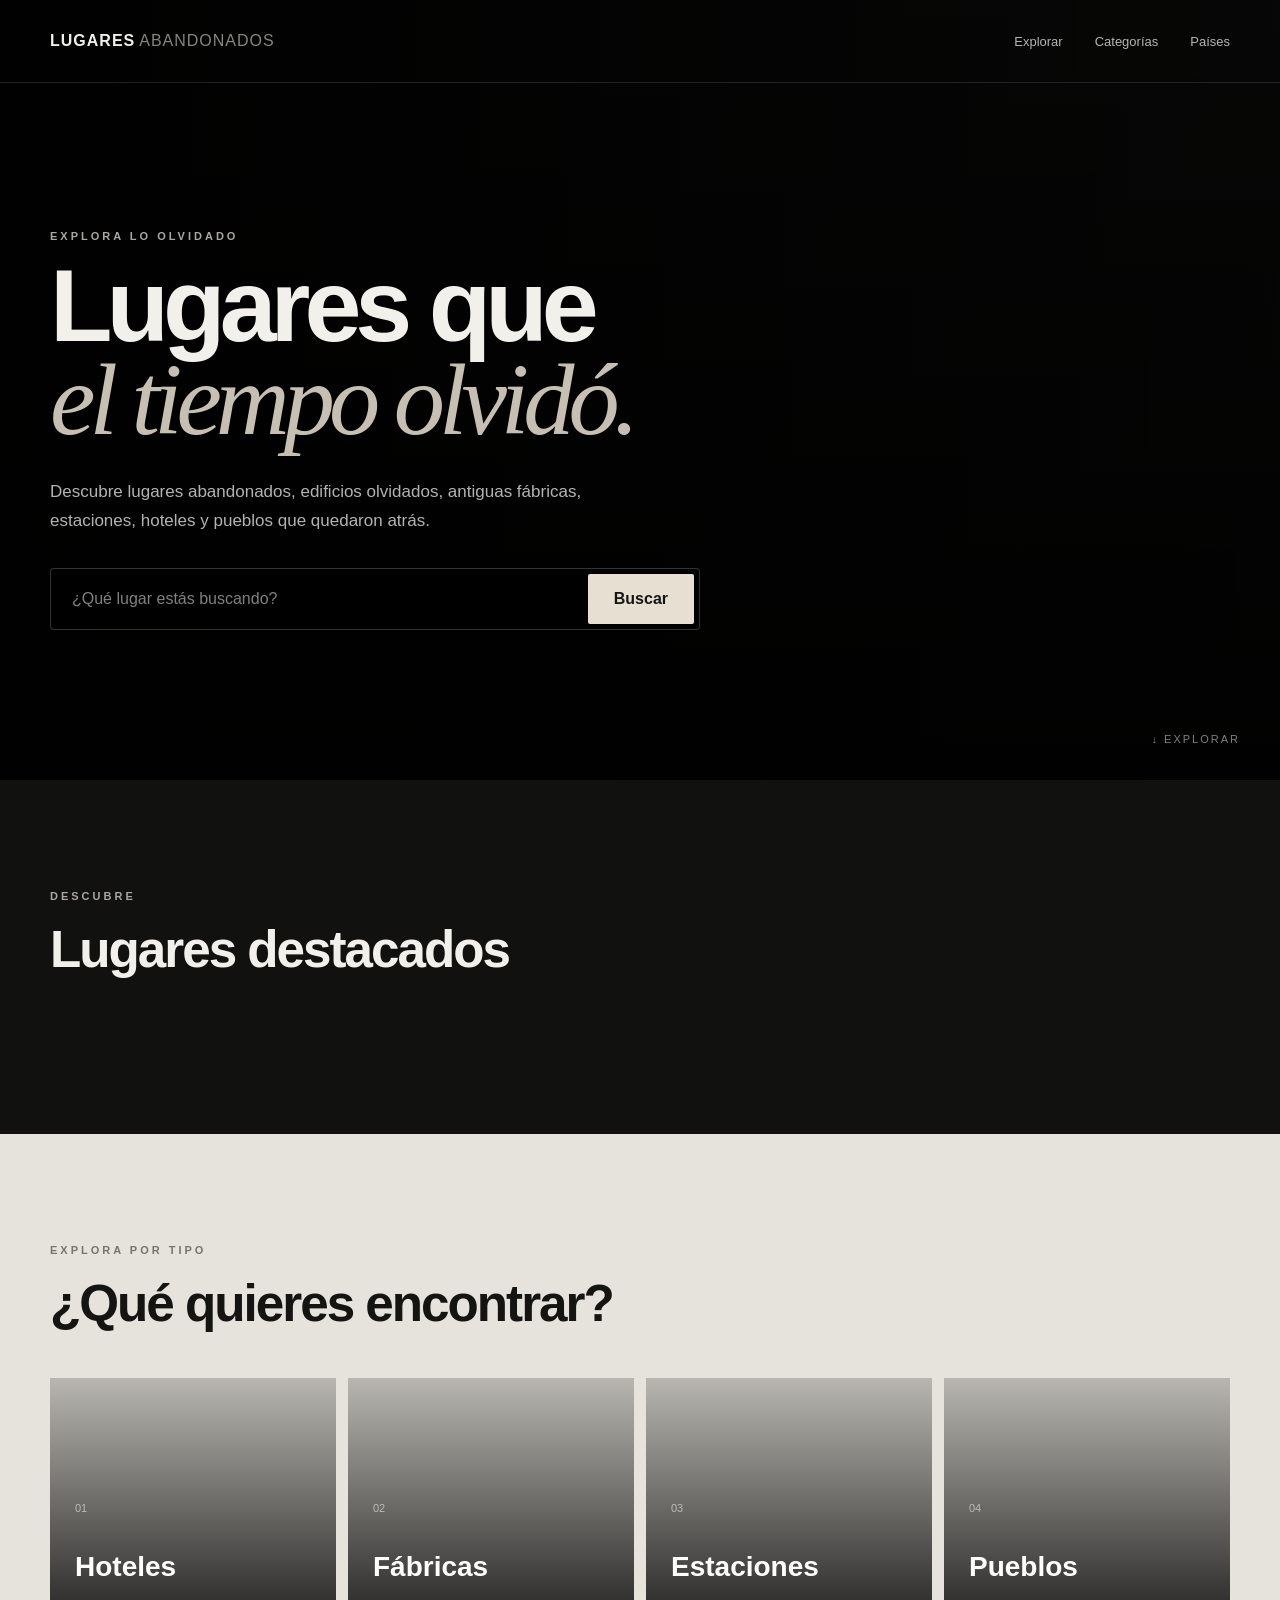
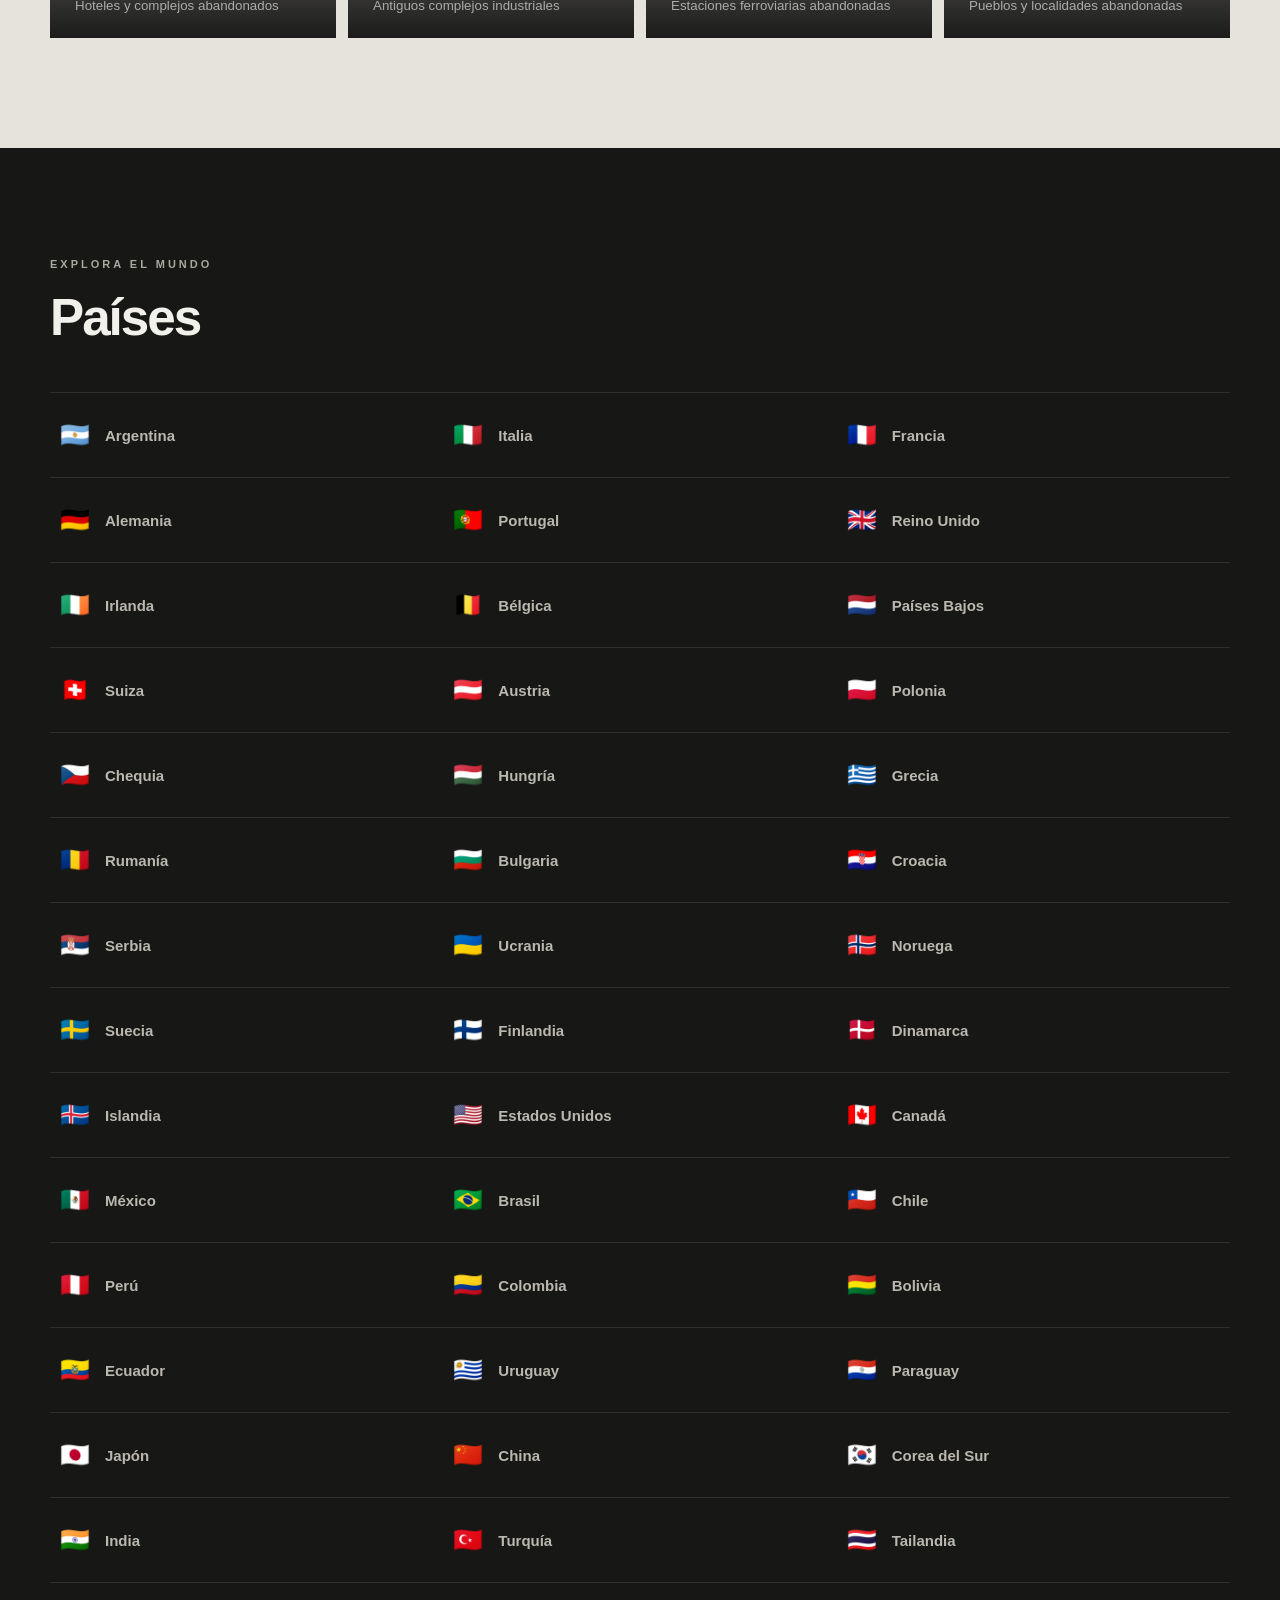
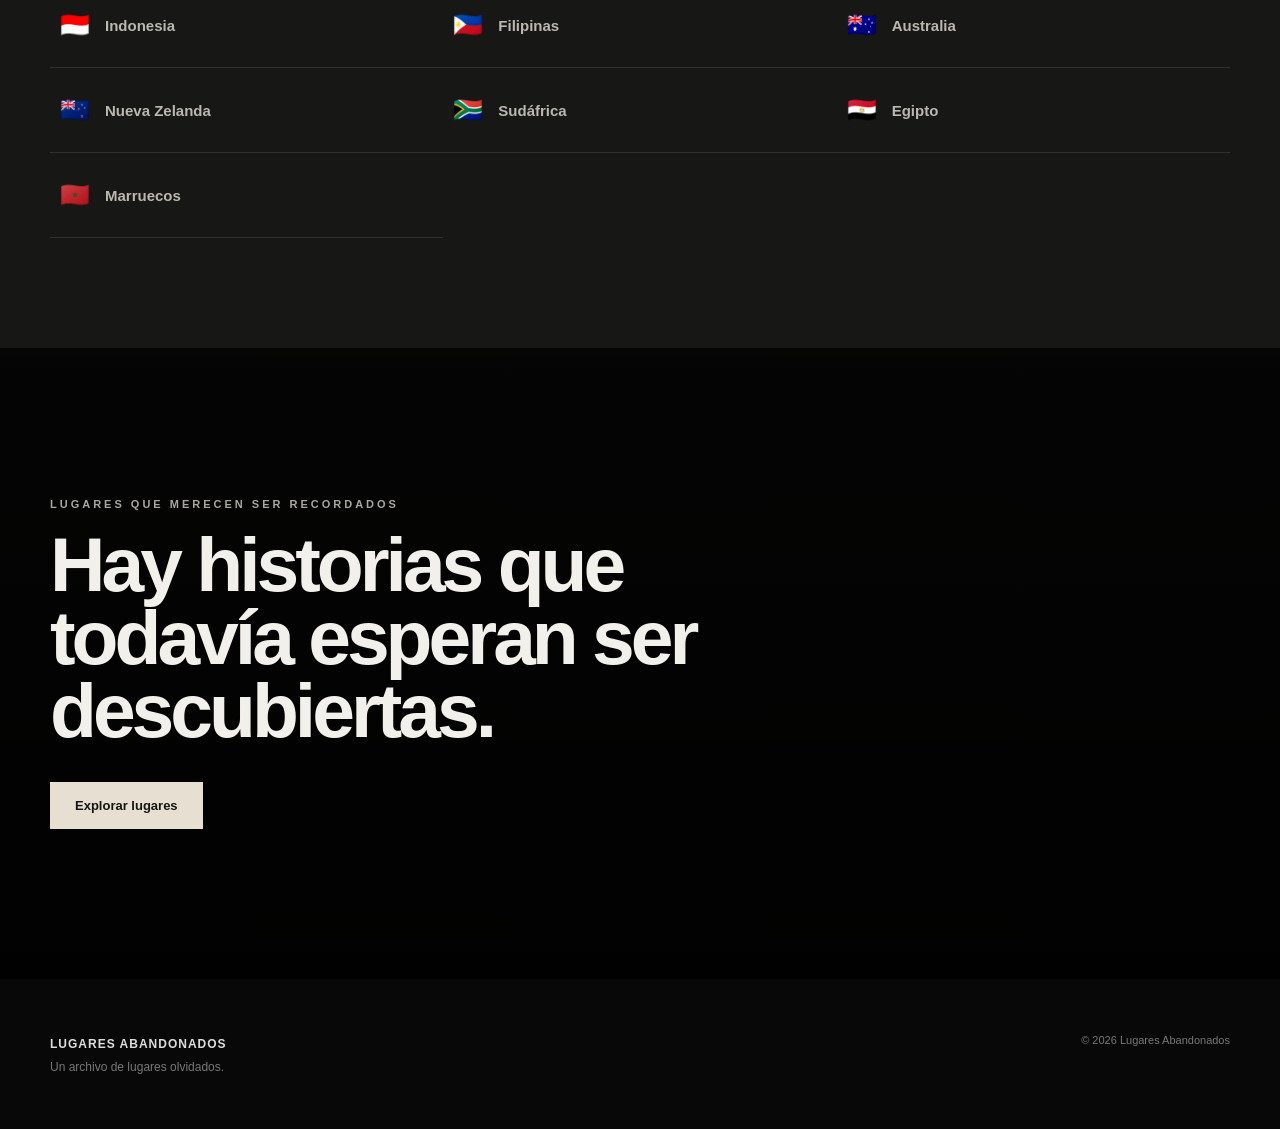
<file: index.html>
<!DOCTYPE html>
<html lang="es">

<head>
  <meta charset="UTF-8">
  <meta name="viewport" content="width=device-width, initial-scale=1.0">

  <title>Lugares Abandonados</title>

  <meta
    name="description"
    content="Explora lugares abandonados, edificios olvidados, fábricas, hoteles, estaciones y pueblos de todo el mundo."
  >

  <link rel="stylesheet" href="style.css">
</head>

<body>

<header class="header">

  <div class="container header-inner">

    <a href="index.html" class="logo">
      LUGARES<span>ABANDONADOS</span>
    </a>

    <nav class="nav">
      <a href="#explorar">Explorar</a>
      <a href="#categorias">Categorías</a>
      <a href="#paises">Países</a>
    </nav>

    <button class="menu-button" aria-label="Abrir menú">
      ☰
    </button>

  </div>

</header>


<main>


<!-- HERO -->

<section class="hero">

  <div class="hero-background"></div>

  <div class="container hero-content">

    <div class="hero-label">
      EXPLORA LO OLVIDADO
    </div>

    <h1>
      Lugares que<br>
      <em>el tiempo olvidó.</em>
    </h1>

    <p>
      Descubre lugares abandonados, edificios olvidados,
      antiguas fábricas, estaciones, hoteles y pueblos
      que quedaron atrás.
    </p>

    <div class="hero-search">

      <input
        id="search"
        type="search"
        placeholder="¿Qué lugar estás buscando?"
        autocomplete="off"
      >

      <button id="search-button">
        Buscar
      </button>

    </div>

  </div>

  <div class="hero-scroll">
    ↓ Explorar
  </div>

</section>


<!-- DESTACADOS -->

<section id="explorar" class="section featured">

  <div class="container">

    <div class="section-heading">

      <div>

        <span class="section-kicker">
          DESCUBRE
        </span>

        <h2>
          Lugares destacados
        </h2>

      </div>

    </div>

    <div
      id="featured-grid"
      class="featured-grid"
    ></div>

  </div>

</section>


<!-- CATEGORÍAS -->

<section id="categorias" class="section categories-section">

  <div class="container">

    <div class="section-heading">

      <div>

        <span class="section-kicker">
          EXPLORA POR TIPO
        </span>

        <h2>
          ¿Qué quieres encontrar?
        </h2>

      </div>

    </div>


    <div class="categories-grid">

      <button
        class="category-card category-hoteles"
        data-category="Hoteles"
      >
        <span>01</span>
        <strong>Hoteles</strong>
        <small>Hoteles y complejos abandonados</small>
      </button>


      <button
        class="category-card category-fabricas"
        data-category="Fábricas"
      >
        <span>02</span>
        <strong>Fábricas</strong>
        <small>Antiguos complejos industriales</small>
      </button>


      <button
        class="category-card category-estaciones"
        data-category="Estaciones"
      >
        <span>03</span>
        <strong>Estaciones</strong>
        <small>Estaciones ferroviarias abandonadas</small>
      </button>


      <button
        class="category-card category-pueblos"
        data-category="Pueblos abandonados"
      >
        <span>04</span>
        <strong>Pueblos</strong>
        <small>Pueblos y localidades abandonadas</small>
      </button>

    </div>

  </div>

</section>


<!-- PAÍSES -->

<section id="paises" class="section countries-section">

  <div class="container">

    <div class="section-heading">

      <div>

        <span class="section-kicker">
          EXPLORA EL MUNDO
        </span>

        <h2>
          Países
        </h2>

      </div>

    </div>


    <div class="countries-grid">


      <a href="lugares/argentina/" class="country">
        <span>🇦🇷</span>
        <strong>Argentina</strong>
      </a>

      <a href="lugares/italia/" class="country">
        <span>🇮🇹</span>
        <strong>Italia</strong>
      </a>

      <a href="lugares/francia/" class="country">
        <span>🇫🇷</span>
        <strong>Francia</strong>
      </a>

      <a href="lugares/alemania/" class="country">
        <span>🇩🇪</span>
        <strong>Alemania</strong>
      </a>

      <a href="lugares/portugal/" class="country">
        <span>🇵🇹</span>
        <strong>Portugal</strong>
      </a>

      <a href="lugares/reino-unido/" class="country">
        <span>🇬🇧</span>
        <strong>Reino Unido</strong>
      </a>

      <a href="lugares/irlanda/" class="country">
        <span>🇮🇪</span>
        <strong>Irlanda</strong>
      </a>

      <a href="lugares/belgica/" class="country">
        <span>🇧🇪</span>
        <strong>Bélgica</strong>
      </a>

      <a href="lugares/paises-bajos/" class="country">
        <span>🇳🇱</span>
        <strong>Países Bajos</strong>
      </a>

      <a href="lugares/suiza/" class="country">
        <span>🇨🇭</span>
        <strong>Suiza</strong>
      </a>

      <a href="lugares/austria/" class="country">
        <span>🇦🇹</span>
        <strong>Austria</strong>
      </a>

      <a href="lugares/polonia/" class="country">
        <span>🇵🇱</span>
        <strong>Polonia</strong>
      </a>

      <a href="lugares/chequia/" class="country">
        <span>🇨🇿</span>
        <strong>Chequia</strong>
      </a>

      <a href="lugares/hungria/" class="country">
        <span>🇭🇺</span>
        <strong>Hungría</strong>
      </a>

      <a href="lugares/grecia/" class="country">
        <span>🇬🇷</span>
        <strong>Grecia</strong>
      </a>

      <a href="lugares/rumania/" class="country">
        <span>🇷🇴</span>
        <strong>Rumanía</strong>
      </a>

      <a href="lugares/bulgaria/" class="country">
        <span>🇧🇬</span>
        <strong>Bulgaria</strong>
      </a>

      <a href="lugares/croacia/" class="country">
        <span>🇭🇷</span>
        <strong>Croacia</strong>
      </a>

      <a href="lugares/serbia/" class="country">
        <span>🇷🇸</span>
        <strong>Serbia</strong>
      </a>

      <a href="lugares/ucrania/" class="country">
        <span>🇺🇦</span>
        <strong>Ucrania</strong>
      </a>

      <a href="lugares/noruega/" class="country">
        <span>🇳🇴</span>
        <strong>Noruega</strong>
      </a>

      <a href="lugares/suecia/" class="country">
        <span>🇸🇪</span>
        <strong>Suecia</strong>
      </a>

      <a href="lugares/finlandia/" class="country">
        <span>🇫🇮</span>
        <strong>Finlandia</strong>
      </a>

      <a href="lugares/dinamarca/" class="country">
        <span>🇩🇰</span>
        <strong>Dinamarca</strong>
      </a>

      <a href="lugares/islandia/" class="country">
        <span>🇮🇸</span>
        <strong>Islandia</strong>
      </a>

      <a href="lugares/estados-unidos/" class="country">
        <span>🇺🇸</span>
        <strong>Estados Unidos</strong>
      </a>

      <a href="lugares/canada/" class="country">
        <span>🇨🇦</span>
        <strong>Canadá</strong>
      </a>

      <a href="lugares/mexico/" class="country">
        <span>🇲🇽</span>
        <strong>México</strong>
      </a>

      <a href="lugares/brasil/" class="country">
        <span>🇧🇷</span>
        <strong>Brasil</strong>
      </a>

      <a href="lugares/chile/" class="country">
        <span>🇨🇱</span>
        <strong>Chile</strong>
      </a>

      <a href="lugares/peru/" class="country">
        <span>🇵🇪</span>
        <strong>Perú</strong>
      </a>

      <a href="lugares/colombia/" class="country">
        <span>🇨🇴</span>
        <strong>Colombia</strong>
      </a>

      <a href="lugares/bolivia/" class="country">
        <span>🇧🇴</span>
        <strong>Bolivia</strong>
      </a>

      <a href="lugares/ecuador/" class="country">
        <span>🇪🇨</span>
        <strong>Ecuador</strong>
      </a>

      <a href="lugares/uruguay/" class="country">
        <span>🇺🇾</span>
        <strong>Uruguay</strong>
      </a>

      <a href="lugares/paraguay/" class="country">
        <span>🇵🇾</span>
        <strong>Paraguay</strong>
      </a>

      <a href="lugares/japon/" class="country">
        <span>🇯🇵</span>
        <strong>Japón</strong>
      </a>

      <a href="lugares/china/" class="country">
        <span>🇨🇳</span>
        <strong>China</strong>
      </a>

      <a href="lugares/corea-del-sur/" class="country">
        <span>🇰🇷</span>
        <strong>Corea del Sur</strong>
      </a>

      <a href="lugares/india/" class="country">
        <span>🇮🇳</span>
        <strong>India</strong>
      </a>

      <a href="lugares/turquia/" class="country">
        <span>🇹🇷</span>
        <strong>Turquía</strong>
      </a>

      <a href="lugares/tailandia/" class="country">
        <span>🇹🇭</span>
        <strong>Tailandia</strong>
      </a>

      <a href="lugares/indonesia/" class="country">
        <span>🇮🇩</span>
        <strong>Indonesia</strong>
      </a>

      <a href="lugares/filipinas/" class="country">
        <span>🇵🇭</span>
        <strong>Filipinas</strong>
      </a>

      <a href="lugares/australia/" class="country">
        <span>🇦🇺</span>
        <strong>Australia</strong>
      </a>

      <a href="lugares/nueva-zelanda/" class="country">
        <span>🇳🇿</span>
        <strong>Nueva Zelanda</strong>
      </a>

      <a href="lugares/sudafrica/" class="country">
        <span>🇿🇦</span>
        <strong>Sudáfrica</strong>
      </a>

      <a href="lugares/egipto/" class="country">
        <span>🇪🇬</span>
        <strong>Egipto</strong>
      </a>

      <a href="lugares/marruecos/" class="country">
        <span>🇲🇦</span>
        <strong>Marruecos</strong>
      </a>

    </div>

  </div>

</section>


<!-- CTA -->

<section class="final-cta">

  <div class="container">

    <span class="section-kicker">
      LUGARES QUE MERECEN SER RECORDADOS
    </span>

    <h2>
      Hay historias que<br>
      todavía esperan ser descubiertas.
    </h2>

    <a
      href="#paises"
      class="cta-button"
    >
      Explorar lugares
    </a>

  </div>

</section>


</main>


<!-- FOOTER -->

<footer class="footer">

  <div class="container footer-inner">

    <div>

      <strong>
        LUGARES ABANDONADOS
      </strong>

      <p>
        Un archivo de lugares olvidados.
      </p>

    </div>

    <div class="footer-copy">
      © 2026 Lugares Abandonados
    </div>

  </div>

</footer>


<script src="app.js"></script>

</body>

</html>
</file>
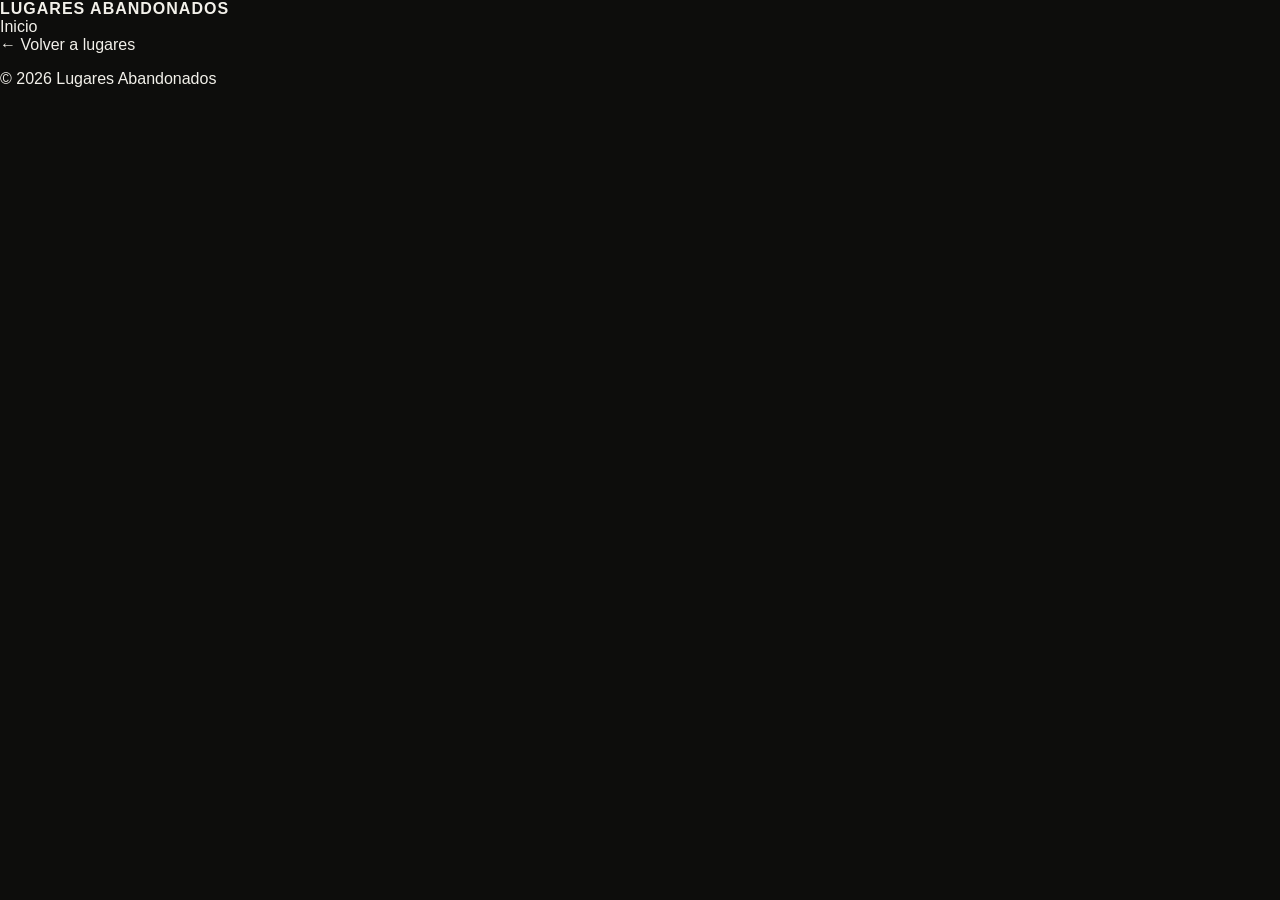
<file: lugar.html>
<!DOCTYPE html>
<html lang="es">
<head>
  <meta charset="UTF-8">
  <meta name="viewport" content="width=device-width, initial-scale=1.0">

  <title>Lugar abandonado</title>

  <link rel="stylesheet" href="style.css">
</head>

<body>

  <header>
    <a href="index.html" class="logo">
      LUGARES ABANDONADOS
    </a>

    <nav>
      <a href="index.html">Inicio</a>
    </nav>
  </header>


  <main class="lugar-page">

    <a href="index.html" class="volver">
      ← Volver a lugares
    </a>

    <section id="lugar-contenido"></section>

  </main>


  <footer>
    <p>© 2026 Lugares Abandonados</p>
  </footer>


  <script src="app.js"></script>

</body>
</html>
</file>
<file: style.css>
* {
  box-sizing: border-box;
}

html {
  scroll-behavior: smooth;
}

body {
  margin: 0;
  background: #0d0d0c;
  color: #f2f0ea;
  font-family: Arial, Helvetica, sans-serif;
}

button,
input {
  font: inherit;
}

button {
  cursor: pointer;
}

a {
  color: inherit;
  text-decoration: none;
}

.container {
  width: min(1180px, calc(100% - 40px));
  margin: auto;
}


/* HEADER */

.header {
  position: absolute;
  z-index: 20;
  top: 0;
  width: 100%;
  border-bottom: 1px solid rgba(255,255,255,.12);
}

.header-inner {
  height: 82px;
  display: flex;
  align-items: center;
  justify-content: space-between;
}

.logo {
  font-size: 16px;
  font-weight: 900;
  letter-spacing: 1px;
}

.logo span {
  margin-left: 4px;
  font-weight: 400;
  opacity: .55;
}

.nav {
  display: flex;
  gap: 32px;
  font-size: 13px;
  color: rgba(255,255,255,.7);
}

.nav a:hover {
  color: white;
}

.menu-button {
  display: none;
  border: 0;
  background: none;
  color: white;
  font-size: 22px;
}


/* HERO */

.hero {
  min-height: 780px;
  position: relative;
  display: flex;
  align-items: center;
  overflow: hidden;
}

.hero-background {
  position: absolute;
  inset: 0;

  background:
    linear-gradient(
      90deg,
      rgba(0,0,0,.92) 0%,
      rgba(0,0,0,.7) 42%,
      rgba(0,0,0,.35) 100%
    ),
    linear-gradient(
      180deg,
      rgba(0,0,0,.2),
      rgba(0,0,0,.85)
    ),
    url("https://images.unsplash.com/photo-1518709268805-4e9042af9f23?auto=format&fit=crop&w=2200&q=85");

  background-size: cover;
  background-position: center;
  transform: scale(1.02);
}

.hero-content {
  position: relative;
  z-index: 2;
  padding-top: 80px;
}

.hero-label,
.section-kicker {
  display: block;
  margin-bottom: 18px;
  color: #aaa79f;
  font-size: 11px;
  font-weight: 700;
  letter-spacing: 3px;
}

.hero h1 {
  max-width: 850px;
  margin: 0;
  font-size: clamp(60px, 8vw, 105px);
  line-height: .9;
  letter-spacing: -6px;
  font-weight: 800;
}

.hero h1 em {
  color: #c7c0b2;
  font-family: Georgia, serif;
  font-weight: 400;
}

.hero p {
  max-width: 570px;
  margin: 32px 0;
  color: rgba(255,255,255,.7);
  font-size: 17px;
  line-height: 1.7;
}

.hero-search {
  width: min(650px, 100%);
  display: flex;
  padding: 5px;
  border: 1px solid rgba(255,255,255,.2);
  border-radius: 4px;
  background: rgba(0,0,0,.45);
  backdrop-filter: blur(10px);
}

.hero-search input {
  flex: 1;
  min-width: 0;
  padding: 16px;
  border: 0;
  outline: 0;
  background: transparent;
  color: white;
}

.hero-search input::placeholder {
  color: rgba(255,255,255,.5);
}

.hero-search button {
  padding: 0 26px;
  border: 0;
  border-radius: 2px;
  background: #e7e0d2;
  color: #151515;
  font-weight: 700;
}

.hero-scroll {
  position: absolute;
  z-index: 2;
  right: 40px;
  bottom: 35px;
  color: rgba(255,255,255,.5);
  font-size: 11px;
  letter-spacing: 2px;
  text-transform: uppercase;
}


/* SECTIONS */

.section {
  padding: 110px 0;
}

.section-heading {
  display: flex;
  justify-content: space-between;
  align-items: end;
  gap: 30px;
  margin-bottom: 45px;
}

.section-heading h2 {
  margin: 0;
  font-size: clamp(34px, 4vw, 52px);
  letter-spacing: -2px;
}

.section-link {
  color: #aaa79f;
  font-size: 13px;
}

.section-link:hover {
  color: white;
}


/* FEATURED */

.featured {
  background: #111110;
}

.featured-grid {
  display: grid;
  grid-template-columns: 1.5fr 1fr 1fr;
  gap: 14px;
}

.featured-card {
  min-height: 450px;
  position: relative;
  overflow: hidden;
  background: #242421;
}

.featured-card:first-child {
  min-height: 560px;
}

.featured-card img {
  position: absolute;
  inset: 0;
  width: 100%;
  height: 100%;
  object-fit: cover;
  transition: transform .6s ease;
}

.featured-card:hover img {
  transform: scale(1.06);
}

.featured-card::after {
  content: "";
  position: absolute;
  inset: 0;
  background: linear-gradient(
    transparent 30%,
    rgba(0,0,0,.9)
  );
}

.featured-info {
  position: absolute;
  z-index: 2;
  left: 28px;
  right: 28px;
  bottom: 28px;
}

.featured-info small {
  color: #c8c2b7;
  font-size: 10px;
  letter-spacing: 2px;
  text-transform: uppercase;
}

.featured-info h3 {
  margin: 9px 0;
  font-size: 27px;
}

.featured-info p {
  margin: 0;
  color: rgba(255,255,255,.65);
  font-size: 13px;
}


/* CATEGORIES */

.categories-section {
  background: #e6e3dc;
  color: #141412;
}

.categories-section .section-kicker {
  color: #77746c;
}

.categories-grid {
  display: grid;
  grid-template-columns: repeat(4, 1fr);
  gap: 12px;
}

.category-card {
  min-height: 260px;
  padding: 25px;
  position: relative;
  overflow: hidden;
  border: 0;
  text-align: left;
  color: white;
  background: #222;
}

.category-card::after {
  content: "";
  position: absolute;
  inset: 0;
  background: linear-gradient(
    transparent,
    rgba(0,0,0,.85)
  );
}

.category-card span,
.category-card strong,
.category-card small {
  position: relative;
  z-index: 2;
  display: block;
}

.category-card span {
  font-size: 11px;
  opacity: .55;
}

.category-card strong {
  position: absolute;
  left: 25px;
  bottom: 55px;
  font-size: 28px;
}

.category-card small {
  position: absolute;
  left: 25px;
  bottom: 25px;
  color: rgba(255,255,255,.6);
}

.category-hoteles {
  background:
    linear-gradient(rgba(0,0,0,.2), rgba(0,0,0,.2)),
    url("https://images.unsplash.com/photo-1566073771259-6a8506099945?auto=format&fit=crop&w=900&q=80")
    center / cover;
}

.category-fabricas {
  background:
    linear-gradient(rgba(0,0,0,.2), rgba(0,0,0,.2)),
    url("https://images.unsplash.com/photo-1504917595217-d4dc5ebe6122?auto=format&fit=crop&w=900&q=80")
    center / cover;
}

.category-estaciones {
  background:
    linear-gradient(rgba(0,0,0,.2), rgba(0,0,0,.2)),
    url("https://images.unsplash.com/photo-1474487548417-781cb71495f3?auto=format&fit=crop&w=900&q=80")
    center / cover;
}

.category-pueblos {
  background:
    linear-gradient(rgba(0,0,0,.2), rgba(0,0,0,.2)),
    url("https://images.unsplash.com/photo-1500534623283-312aade485b7?auto=format&fit=crop&w=900&q=80")
    center / cover;
}


/* PLACES */

.places-section {
  background: #0d0d0c;
}

.result-count {
  color: #777;
  font-size: 12px;
}

.places-grid {
  display: grid;
  grid-template-columns: repeat(3, 1fr);
  gap: 20px;
}

.place-card {
  overflow: hidden;
  background: #151514;
  border: 1px solid #252523;
}

.place-image {
  height: 260px;
  position: relative;
  background: #242421;
  overflow: hidden;
}

.place-image img {
  width: 100%;
  height: 100%;
  object-fit: cover;
  transition: transform .5s;
}

.place-card:hover .place-image img {
  transform: scale(1.04);
}

.place-info {
  padding: 23px;
}

.place-type {
  color: #a9a399;
  font-size: 10px;
  letter-spacing: 2px;
  text-transform: uppercase;
}

.place-info h3 {
  margin: 10px 0;
  font-size: 22px;
}

.place-location {
  color: #777;
  font-size: 13px;
}

.place-description {
  margin: 17px 0 0;
  color: #85837e;
  font-size: 13px;
  line-height: 1.6;
}


/* COUNTRIES */

.countries-section {
  background: #171715;
}

.countries-grid {
  display: grid;
  grid-template-columns: repeat(3, 1fr);
  border-top: 1px solid #30302d;
}

.country {
  padding: 28px 10px;
  display: flex;
  align-items: center;
  gap: 15px;
  border-bottom: 1px solid #30302d;
  color: #bbb8b0;
}

.country:hover {
  color: white;
}

.country span {
  font-size: 24px;
}

.country strong {
  font-size: 15px;
}


/* CTA */

.final-cta {
  padding: 150px 0;
  background:
    linear-gradient(
      rgba(0,0,0,.65),
      rgba(0,0,0,.9)
    ),
    url("https://images.unsplash.com/photo-1500534623283-312aade485b7?auto=format&fit=crop&w=2200&q=85")
    center / cover;
}

.final-cta h2 {
  max-width: 800px;
  margin: 0 0 35px;
  font-size: clamp(45px, 6vw, 78px);
  line-height: .95;
  letter-spacing: -4px;
}

.cta-button {
  display: inline-block;
  padding: 16px 25px;
  background: #e7e0d2;
  color: #151515;
  font-size: 13px;
  font-weight: 700;
}


/* FOOTER */

.footer {
  padding: 55px 0;
  background: #080808;
  color: #777;
}

.footer-inner {
  display: flex;
  justify-content: space-between;
  gap: 30px;
}

.footer strong {
  color: #ddd;
  font-size: 12px;
  letter-spacing: 1px;
}

.footer p {
  margin: 8px 0 0;
  font-size: 12px;
}

.footer-copy {
  font-size: 11px;
}


/* MOBILE */

@media (max-width: 900px) {

  .nav {
    display: none;
  }

  .menu-button {
    display: block;
  }

  .featured-grid {
    grid-template-columns: 1fr;
  }

  .featured-card,
  .featured-card:first-child {
    min-height: 430px;
  }

  .categories-grid {
    grid-template-columns: repeat(2, 1fr);
  }

  .places-grid {
    grid-template-columns: repeat(2, 1fr);
  }

  .countries-grid {
    grid-template-columns: repeat(2, 1fr);
  }

}

@media (max-width: 600px) {

  .container {
    width: calc(100% - 28px);
  }

  .hero {
    min-height: 700px;
  }

  .hero h1 {
    font-size: 56px;
    letter-spacing: -4px;
  }

  .hero-search {
    display: block;
    padding: 6px;
  }

  .hero-search input {
    width: 100%;
  }

  .hero-search button {
    width: 100%;
    padding: 14px;
  }

  .section {
    padding: 75px 0;
  }

  .section-heading {
    align-items: flex-start;
    flex-direction: column;
  }

  .categories-grid,
  .places-grid,
  .countries-grid {
    grid-template-columns: 1fr;
  }

  .category-card {
    min-height: 220px;
  }

  .footer-inner {
    flex-direction: column;
  }

  /* =========================
   FICHA DEL LUGAR
========================= */

.lugar-page {
  max-width: 1200px;
  margin: 0 auto;
  padding: 40px 20px 80px;
}

.volver {
  display: inline-block;
  margin-bottom: 30px;
  color: inherit;
  text-decoration: none;
  font-weight: 600;
}

.lugar-hero {
  display: grid;
  grid-template-columns: 1.5fr 1fr;
  gap: 40px;
  align-items: center;
  margin-bottom: 60px;
}

.lugar-imagen {
  width: 100%;
  aspect-ratio: 16 / 10;
  overflow: hidden;
  border-radius: 18px;
  background: #eee;
}

.lugar-imagen img {
  width: 100%;
  height: 100%;
  object-fit: cover;
  display: block;
}

.lugar-info h1 {
  font-size: clamp(32px, 5vw, 60px);
  line-height: 1.05;
  margin: 12px 0 20px;
}

.lugar-info p {
  margin: 10px 0;
  color: #666;
}

.lugar-texto {
  max-width: 800px;
}

.lugar-texto h2 {
  font-size: 30px;
  margin-bottom: 15px;
}

.lugar-texto p {
  font-size: 18px;
  line-height: 1.8;
  color: #555;
}

@media (max-width: 768px) {

  .lugar-page {
    padding: 25px 16px 60px;
  }

  .lugar-hero {
    grid-template-columns: 1fr;
    gap: 25px;
    margin-bottom: 40px;
  }

  .lugar-imagen {
    aspect-ratio: 4 / 3;
  }

  .lugar-info h1 {
    font-size: 36px;
  }

}

}
</file>
